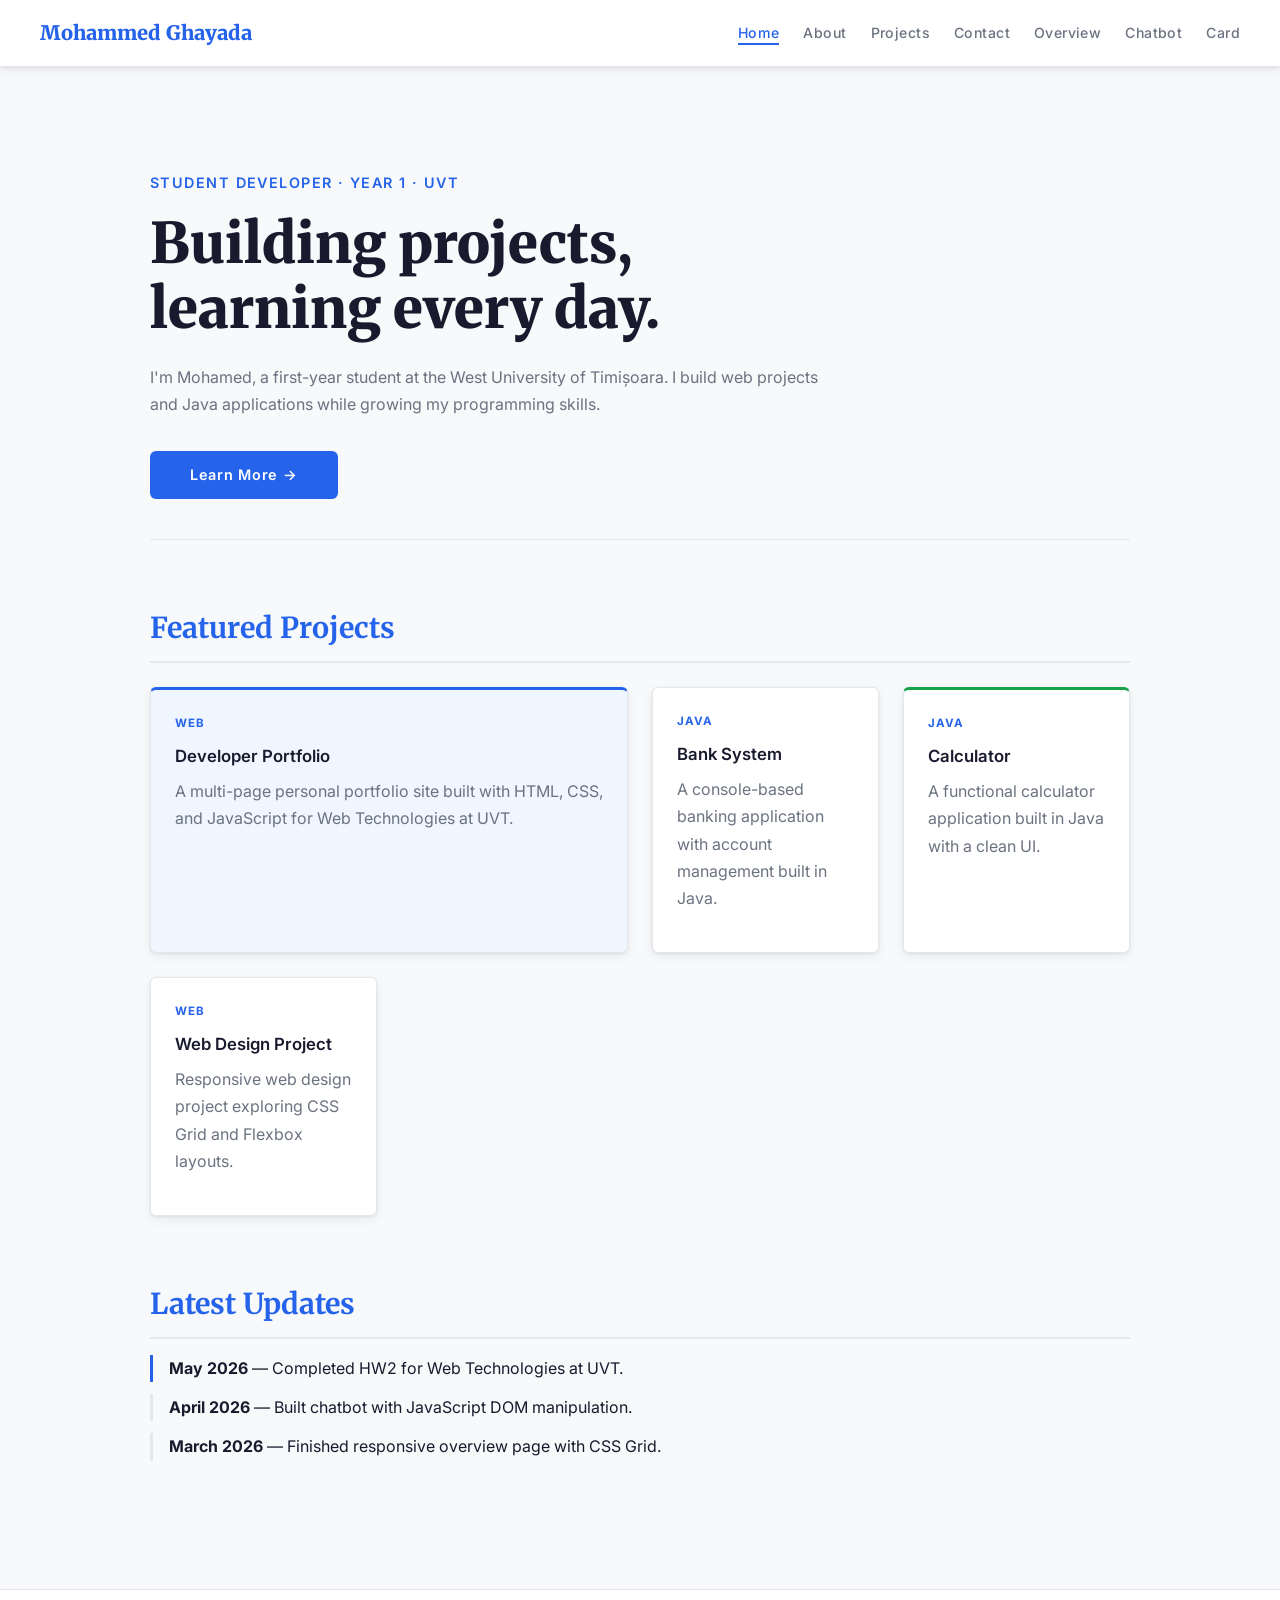
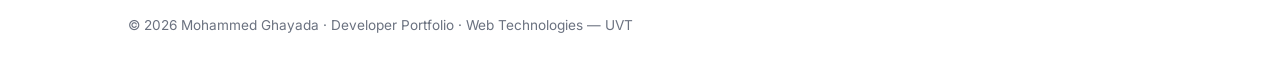
<file: index.html>
<!doctype html>
<html lang="en">
<head>
  <meta charset="UTF-8" />
  <meta name="viewport" content="width=device-width, initial-scale=1.0" />
  <title>Mohammed Ghayada — Developer Portfolio</title>
  <link rel="stylesheet" href="styles.css" />
</head>
<body>

  <a href="#main-content" class="skip-link">Skip to main content</a>

  <header>
    <a href="index.html" class="site-title">Mohammed Ghayada</a>
    <nav aria-label="Main navigation">
      <ul>
        <li><a href="index.html" aria-current="page">Home</a></li>
        <li><a href="about.html">About</a></li>
        <li><a href="data.html">Projects</a></li>
        <li><a href="contact.html">Contact</a></li>
        <li><a href="overview.html">Overview</a></li>
        <li><a href="chatbot.html">Chatbot</a></li>
        <li><a href="card.html">Card</a></li>
      </ul>
    </nav>
  </header>

  <main id="main-content">

    <section class="hero" aria-labelledby="hero-heading">
      <p class="hero-sub">Student Developer · Year 1 · UVT</p>
      <h1 id="hero-heading">Building projects,<br>learning every day.</h1>
      <p>I'm Mohamed, a first-year student at the West University of Timișoara. I build web projects and Java applications while growing my programming skills.</p>
      <a href="about.html" class="btn" style="display:inline-block; margin-top:1rem; text-decoration:none;">Learn More →</a>
    </section>

    <section aria-labelledby="featured-heading">
      <h2 id="featured-heading">Featured Projects</h2>
      <div class="cards-grid">
        <article class="card featured">
          <p class="card-tag">Web</p>
          <h3>Developer Portfolio</h3>
          <p>A multi-page personal portfolio site built with HTML, CSS, and JavaScript for Web Technologies at UVT.</p>
        </article>
        <article class="card">
          <p class="card-tag">Java</p>
          <h3>Bank System</h3>
          <p>A console-based banking application with account management built in Java.</p>
        </article>
        <article class="card">
          <p class="card-tag">Java</p>
          <h3>Calculator</h3>
          <p>A functional calculator application built in Java with a clean UI.</p>
        </article>
        <article class="card">
          <p class="card-tag">Web</p>
          <h3>Web Design Project</h3>
          <p>Responsive web design project exploring CSS Grid and Flexbox layouts.</p>
        </article>
      </div>
    </section>

    <section aria-labelledby="updates-heading">
      <h2 id="updates-heading">Latest Updates</h2>
      <ul style="list-style:none; display:flex; flex-direction:column; gap:0.75rem;">
        <li style="border-left:3px solid var(--color-accent); padding-left:1rem;">
          <strong>May 2026</strong> — Completed HW2 for Web Technologies at UVT.
        </li>
        <li style="border-left:3px solid var(--color-border); padding-left:1rem;">
          <strong>April 2026</strong> — Built chatbot with JavaScript DOM manipulation.
        </li>
        <li style="border-left:3px solid var(--color-border); padding-left:1rem;">
          <strong>March 2026</strong> — Finished responsive overview page with CSS Grid.
        </li>
      </ul>
    </section>

  </main>

  <footer>
    <p>© 2026 Mohammed Ghayada · Developer Portfolio · Web Technologies — UVT</p>
  </footer>

</body>
</html>
</file>
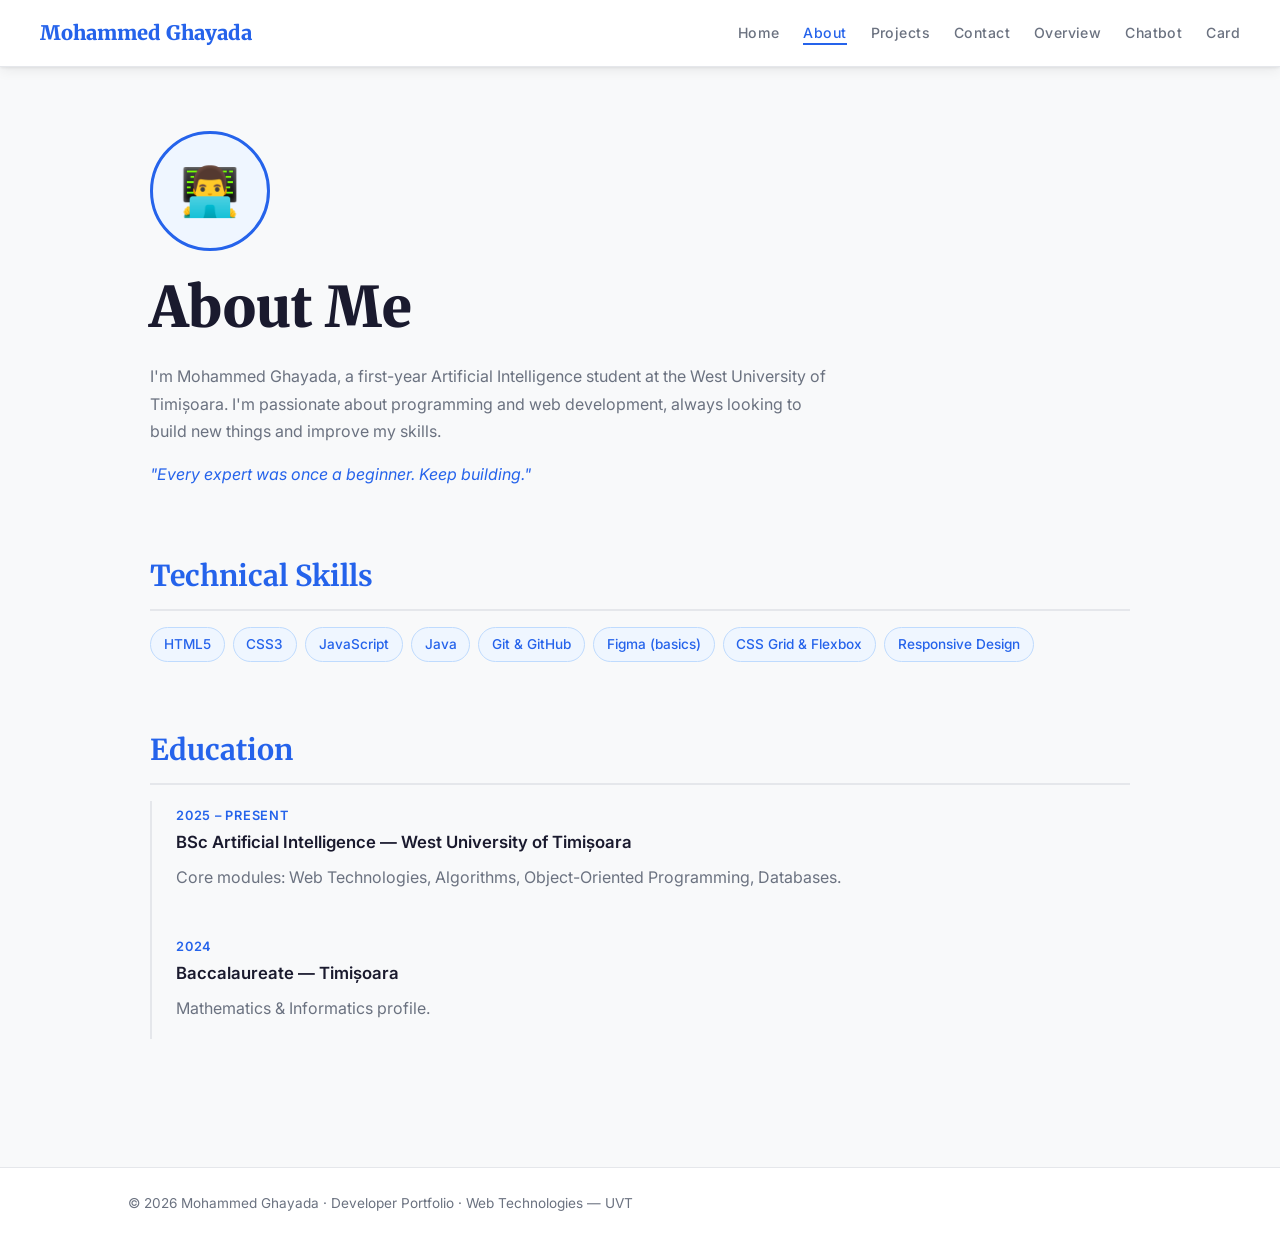
<file: about.html>
<!doctype html>
<html lang="en">
<head>
  <meta charset="UTF-8" />
  <meta name="viewport" content="width=device-width, initial-scale=1.0" />
  <title>About — Mohammed Ghayada</title>
  <link rel="stylesheet" href="styles.css" />
  <!-- Internal CSS (HW2: demonstrate internal CSS placement) -->
  <style>
    .about-avatar {
      width: 120px;
      height: 120px;
      border-radius: 50%;
      background: #eff6ff;
      border: 3px solid var(--color-accent);
      display: flex;
      align-items: center;
      justify-content: center;
      font-size: 3rem;
      margin-bottom: 1.5rem;
    }
    .skills-list {
      display: flex;
      flex-wrap: wrap;
      gap: 0.5rem;
      list-style: none;
      margin-top: 0.75rem;
    }
    .skills-list li {
      background: #eff6ff;
      border: 1px solid #bfdbfe;
      color: var(--color-accent);
      font-size: 0.85rem;
      font-weight: 500;
      padding: 0.3rem 0.8rem;
      border-radius: 20px;
    }
    .timeline {
      border-left: 2px solid var(--color-border);
      padding-left: 1.5rem;
      margin-top: 1rem;
      display: flex;
      flex-direction: column;
      gap: 1.5rem;
    }
    .timeline-item .year {
      font-size: 0.8rem;
      color: var(--color-accent);
      font-weight: 600;
      text-transform: uppercase;
      letter-spacing: 0.06em;
    }
  </style>
</head>
<body>

  <a href="#main-content" class="skip-link">Skip to main content</a>

  <header>
    <a href="index.html" class="site-title">Mohammed Ghayada</a>
    <nav aria-label="Main navigation">
      <ul>
        <li><a href="index.html">Home</a></li>
        <li><a href="about.html" aria-current="page">About</a></li>
        <li><a href="data.html">Projects</a></li>
        <li><a href="contact.html">Contact</a></li>
        <li><a href="overview.html">Overview</a></li>
        <li><a href="chatbot.html">Chatbot</a></li>
        <li><a href="card.html">Card</a></li>
      </ul>
    </nav>
  </header>

  <main id="main-content">

    <section aria-labelledby="about-heading">
      <div class="about-avatar" aria-hidden="true">👨‍💻</div>
      <h1 id="about-heading">About Me</h1>
      <p>I'm Mohammed Ghayada, a first-year Artificial Intelligence student at the West University of Timișoara. I'm passionate about programming and web development, always looking to build new things and improve my skills.</p>
      <!-- Inline CSS demo (HW2 requirement) -->
      <p style="font-style: italic; color: var(--color-accent);">"Every expert was once a beginner. Keep building."</p>
    </section>

    <section aria-labelledby="skills-heading">
      <h2 id="skills-heading">Technical Skills</h2>
      <ul class="skills-list">
        <li>HTML5</li>
        <li>CSS3</li>
        <li>JavaScript</li>
        <li>Java</li>
        <li>Git &amp; GitHub</li>
        <li>Figma (basics)</li>
        <li>CSS Grid &amp; Flexbox</li>
        <li>Responsive Design</li>
      </ul>
    </section>

    <section aria-labelledby="edu-heading">
      <h2 id="edu-heading">Education</h2>
      <div class="timeline">
        <div class="timeline-item">
          <span class="year">2025 – Present</span>
          <h3>BSc Artificial Intelligence — West University of Timișoara</h3>
          <p>Core modules: Web Technologies, Algorithms, Object-Oriented Programming, Databases.</p>
        </div>
        <div class="timeline-item">
          <span class="year">2024</span>
          <h3>Baccalaureate — Timișoara</h3>
          <p>Mathematics &amp; Informatics profile.</p>
        </div>
      </div>
    </section>

  </main>

  <footer>
    <p>© 2026 Mohammed Ghayada · Developer Portfolio · Web Technologies — UVT</p>
  </footer>

</body>
</html>
</file>
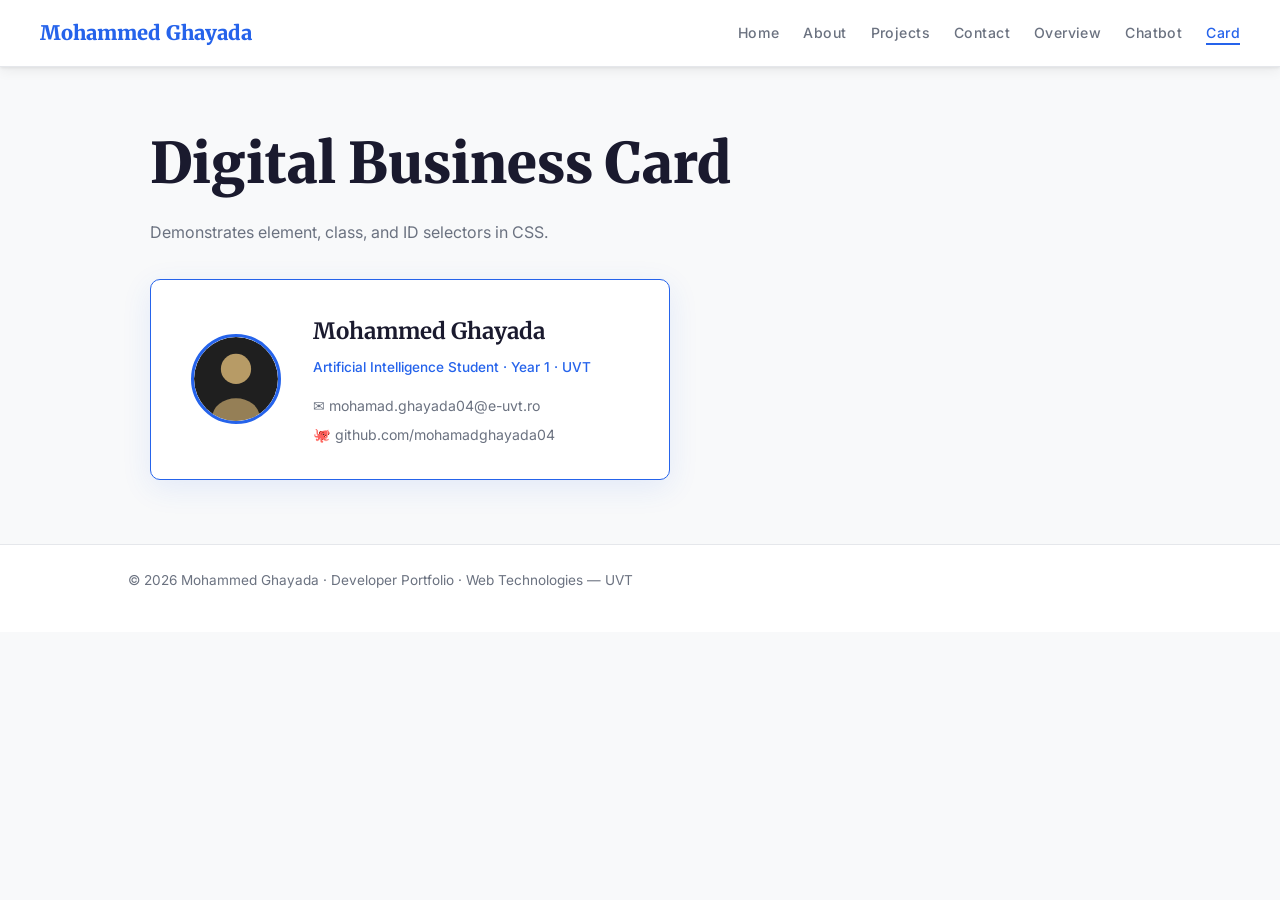
<file: card.html>
<!doctype html>
<html lang="en">
<head>
  <meta charset="UTF-8" />
  <meta name="viewport" content="width=device-width, initial-scale=1.0" />
  <title>Business Card — Mohammed Ghayada</title>
  <link rel="stylesheet" href="styles.css" />
  <link rel="stylesheet" href="card.css" />
</head>
<body>

  <a href="#main-content" class="skip-link">Skip to main content</a>

  <header>
    <a href="index.html" class="site-title">Mohammed Ghayada</a>
    <nav aria-label="Main navigation">
      <ul>
        <li><a href="index.html">Home</a></li>
        <li><a href="about.html">About</a></li>
        <li><a href="data.html">Projects</a></li>
        <li><a href="contact.html">Contact</a></li>
        <li><a href="overview.html">Overview</a></li>
        <li><a href="chatbot.html">Chatbot</a></li>
        <li><a href="card.html" aria-current="page">Card</a></li>
      </ul>
    </nav>
  </header>

  <main id="main-content">
    <h1>Digital Business Card</h1>
    <p>Demonstrates element, class, and ID selectors in CSS.</p>

    <!-- ID selector: #business-card -->
    <div id="business-card">
      <!-- Element selector: img -->
      <img src="assets/avatar.svg" alt="Mohammed Ghayada avatar" class="card-avatar" />
      <!-- Class selector: .card-info -->
      <div class="card-info">
        <h2 class="card-name">Mohammed Ghayada</h2>
        <p class="card-spec">Artificial Intelligence Student · Year 1 · UVT</p>
        <div class="card-links">
          <a href="mailto:mohamad.ghayada04@e-uvt.ro" class="card-link">✉ mohamad.ghayada04@e-uvt.ro</a>
          <a href="https://github.com/mohamadghayada04" target="_blank" rel="noopener" class="card-link">🐙 github.com/mohamadghayada04</a>
        </div>
      </div>
    </div>
  </main>

  <footer>
    <p>© 2026 Mohammed Ghayada · Developer Portfolio · Web Technologies — UVT</p>
  </footer>

</body>
</html>
</file>
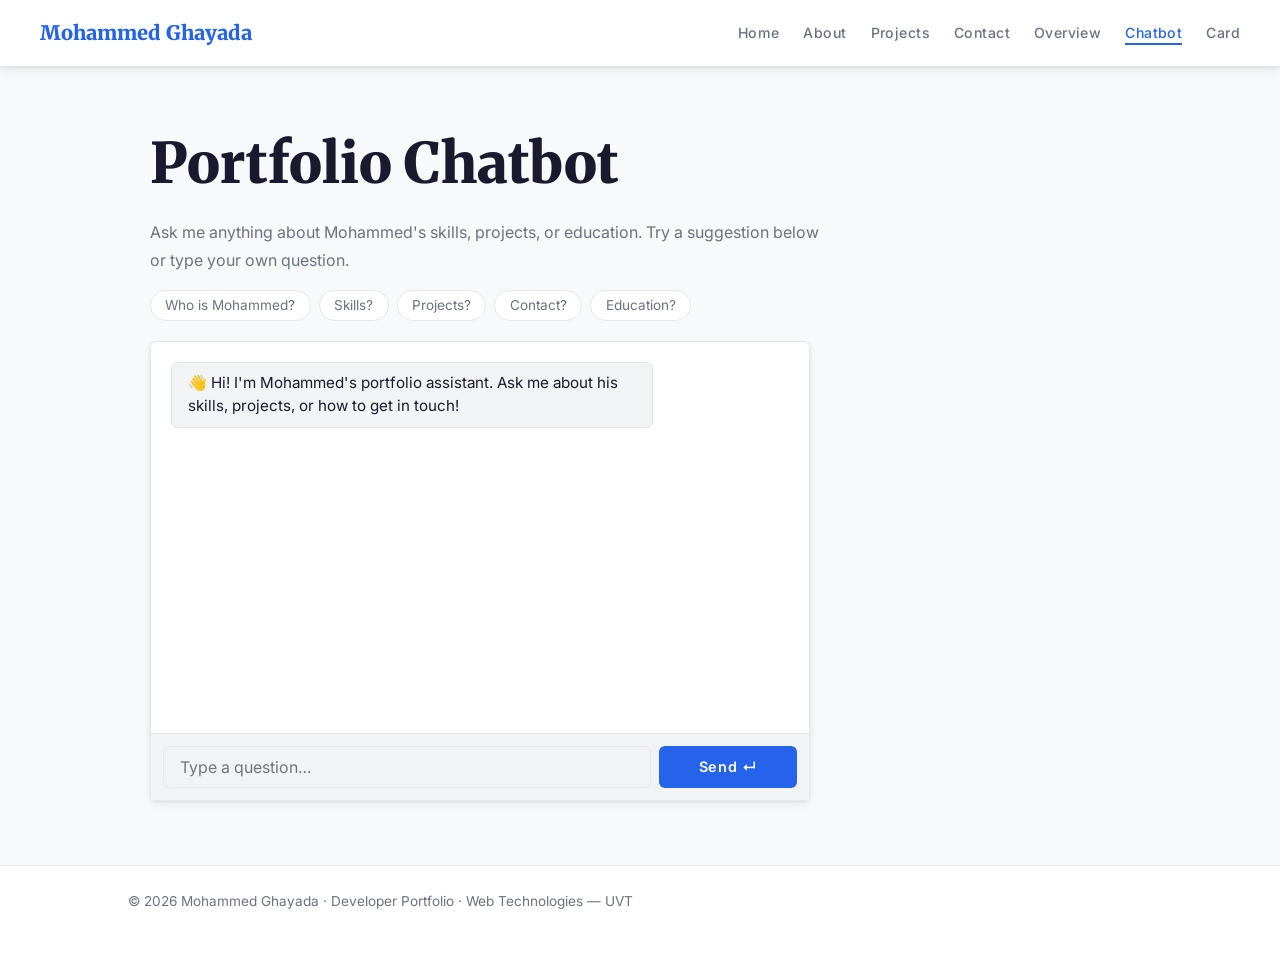
<file: chatbot.html>
<!doctype html>
<html lang="en">
<head>
  <meta charset="UTF-8" />
  <meta name="viewport" content="width=device-width, initial-scale=1.0" />
  <title>Chatbot — Mohammed Ghayada</title>
  <link rel="stylesheet" href="styles.css" />
  <link rel="stylesheet" href="chatbot.css" />
</head>
<body>

  <a href="#main-content" class="skip-link">Skip to main content</a>

  <header>
    <a href="index.html" class="site-title">Mohammed Ghayada</a>
    <nav aria-label="Main navigation">
      <ul>
        <li><a href="index.html">Home</a></li>
        <li><a href="about.html">About</a></li>
        <li><a href="data.html">Projects</a></li>
        <li><a href="contact.html">Contact</a></li>
        <li><a href="overview.html">Overview</a></li>
        <li><a href="chatbot.html" aria-current="page">Chatbot</a></li>
        <li><a href="card.html">Card</a></li>
      </ul>
    </nav>
  </header>

  <main id="main-content">
    <h1>Portfolio Chatbot</h1>
    <p>Ask me anything about Mohammed's skills, projects, or education. Try a suggestion below or type your own question.</p>

    <div class="suggestions" aria-label="Suggested questions">
      <button class="suggestion-btn" type="button" data-q="Who is Mohammed?">Who is Mohammed?</button>
      <button class="suggestion-btn" type="button" data-q="What are your skills?">Skills?</button>
      <button class="suggestion-btn" type="button" data-q="Tell me about your projects">Projects?</button>
      <button class="suggestion-btn" type="button" data-q="How can I contact you?">Contact?</button>
      <button class="suggestion-btn" type="button" data-q="What is your education?">Education?</button>
    </div>

    <div class="chat-container" role="log" aria-live="polite" aria-label="Chat conversation">
      <div class="chat-log" id="chat-log">
        <div class="chat-msg bot">
          👋 Hi! I'm Mohammed's portfolio assistant. Ask me about his skills, projects, or how to get in touch!
        </div>
      </div>
      <form class="chat-form" id="chat-form" novalidate>
        <label for="chat-input" class="sr-only">Your message</label>
        <input type="text" id="chat-input" name="chat-input" placeholder="Type a question…" autocomplete="off" required />
        <button type="submit" class="btn" style="white-space:nowrap;">Send ↵</button>
      </form>
    </div>
  </main>

  <footer>
    <p>© 2026 Mohammed Ghayada · Developer Portfolio · Web Technologies — UVT</p>
  </footer>

  <script src="chatbot.js"></script>
</body>
</html>
</file>
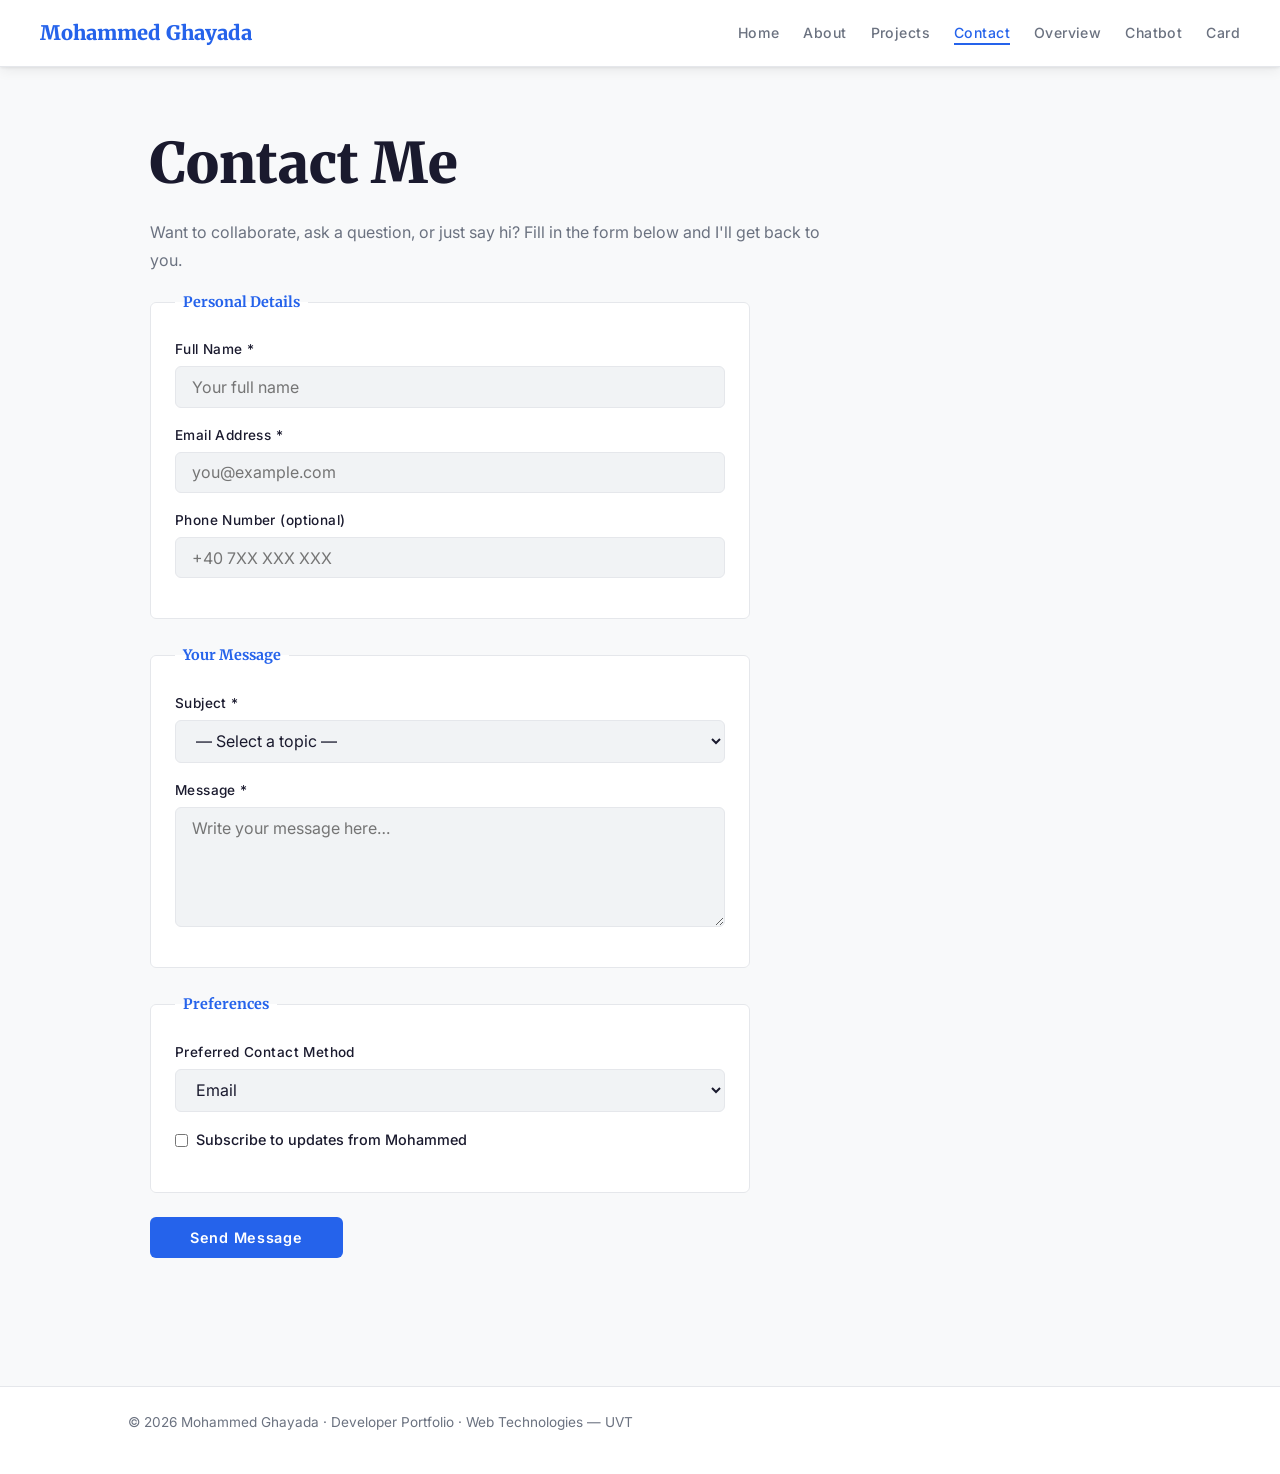
<file: contact.html>
<!doctype html>
<html lang="en">
<head>
  <meta charset="UTF-8" />
  <meta name="viewport" content="width=device-width, initial-scale=1.0" />
  <title>Contact — Mohammed Ghayada</title>
  <link rel="stylesheet" href="styles.css" />
</head>
<body>

  <a href="#main-content" class="skip-link">Skip to main content</a>

  <header>
    <a href="index.html" class="site-title">Mohammed Ghayada</a>
    <nav aria-label="Main navigation">
      <ul>
        <li><a href="index.html">Home</a></li>
        <li><a href="about.html">About</a></li>
        <li><a href="data.html">Projects</a></li>
        <li><a href="contact.html" aria-current="page">Contact</a></li>
        <li><a href="overview.html">Overview</a></li>
        <li><a href="chatbot.html">Chatbot</a></li>
        <li><a href="card.html">Card</a></li>
      </ul>
    </nav>
  </header>

  <main id="main-content">

    <section aria-labelledby="contact-heading">
      <h1 id="contact-heading">Contact Me</h1>
      <p>Want to collaborate, ask a question, or just say hi? Fill in the form below and I'll get back to you.</p>

      <div class="form-wrapper">
        <form action="#" method="post" novalidate>

          <fieldset>
            <legend>Personal Details</legend>

            <div class="form-group">
              <label for="name">Full Name <span aria-hidden="true">*</span></label>
              <input type="text" id="name" name="name" placeholder="Your full name" required autocomplete="name" />
            </div>

            <div class="form-group">
              <label for="email">Email Address <span aria-hidden="true">*</span></label>
              <input type="email" id="email" name="email" placeholder="you@example.com" required autocomplete="email" />
            </div>

            <div class="form-group">
              <label for="phone">Phone Number (optional)</label>
              <input type="tel" id="phone" name="phone" placeholder="+40 7XX XXX XXX" autocomplete="tel" />
            </div>
          </fieldset>

          <fieldset>
            <legend>Your Message</legend>

            <div class="form-group">
              <label for="subject">Subject <span aria-hidden="true">*</span></label>
              <select id="subject" name="subject" required>
                <option value="" disabled selected>— Select a topic —</option>
                <option value="collaboration">Collaboration</option>
                <option value="feedback">Feedback on Portfolio</option>
                <option value="opportunity">Job / Internship Opportunity</option>
                <option value="other">Other</option>
              </select>
            </div>

            <div class="form-group">
              <label for="message">Message <span aria-hidden="true">*</span></label>
              <textarea id="message" name="message" placeholder="Write your message here…" required minlength="20"></textarea>
            </div>
          </fieldset>

          <fieldset>
            <legend>Preferences</legend>
            <div class="form-group">
              <label for="contact-pref">Preferred Contact Method</label>
              <select id="contact-pref" name="contact-pref">
                <option value="email">Email</option>
                <option value="phone">Phone</option>
                <option value="either">Either is fine</option>
              </select>
            </div>
            <div class="form-group" style="flex-direction:row; align-items:center; gap:0.5rem;">
              <input type="checkbox" id="newsletter" name="newsletter" />
              <label for="newsletter" style="text-transform:none; font-size:0.9rem; letter-spacing:0;">Subscribe to updates from Mohammed</label>
            </div>
          </fieldset>

          <button type="submit">Send Message</button>

        </form>
      </div>
    </section>

  </main>

  <footer>
    <p>© 2026 Mohammed Ghayada · Developer Portfolio · Web Technologies — UVT</p>
  </footer>

</body>
</html>
</file>
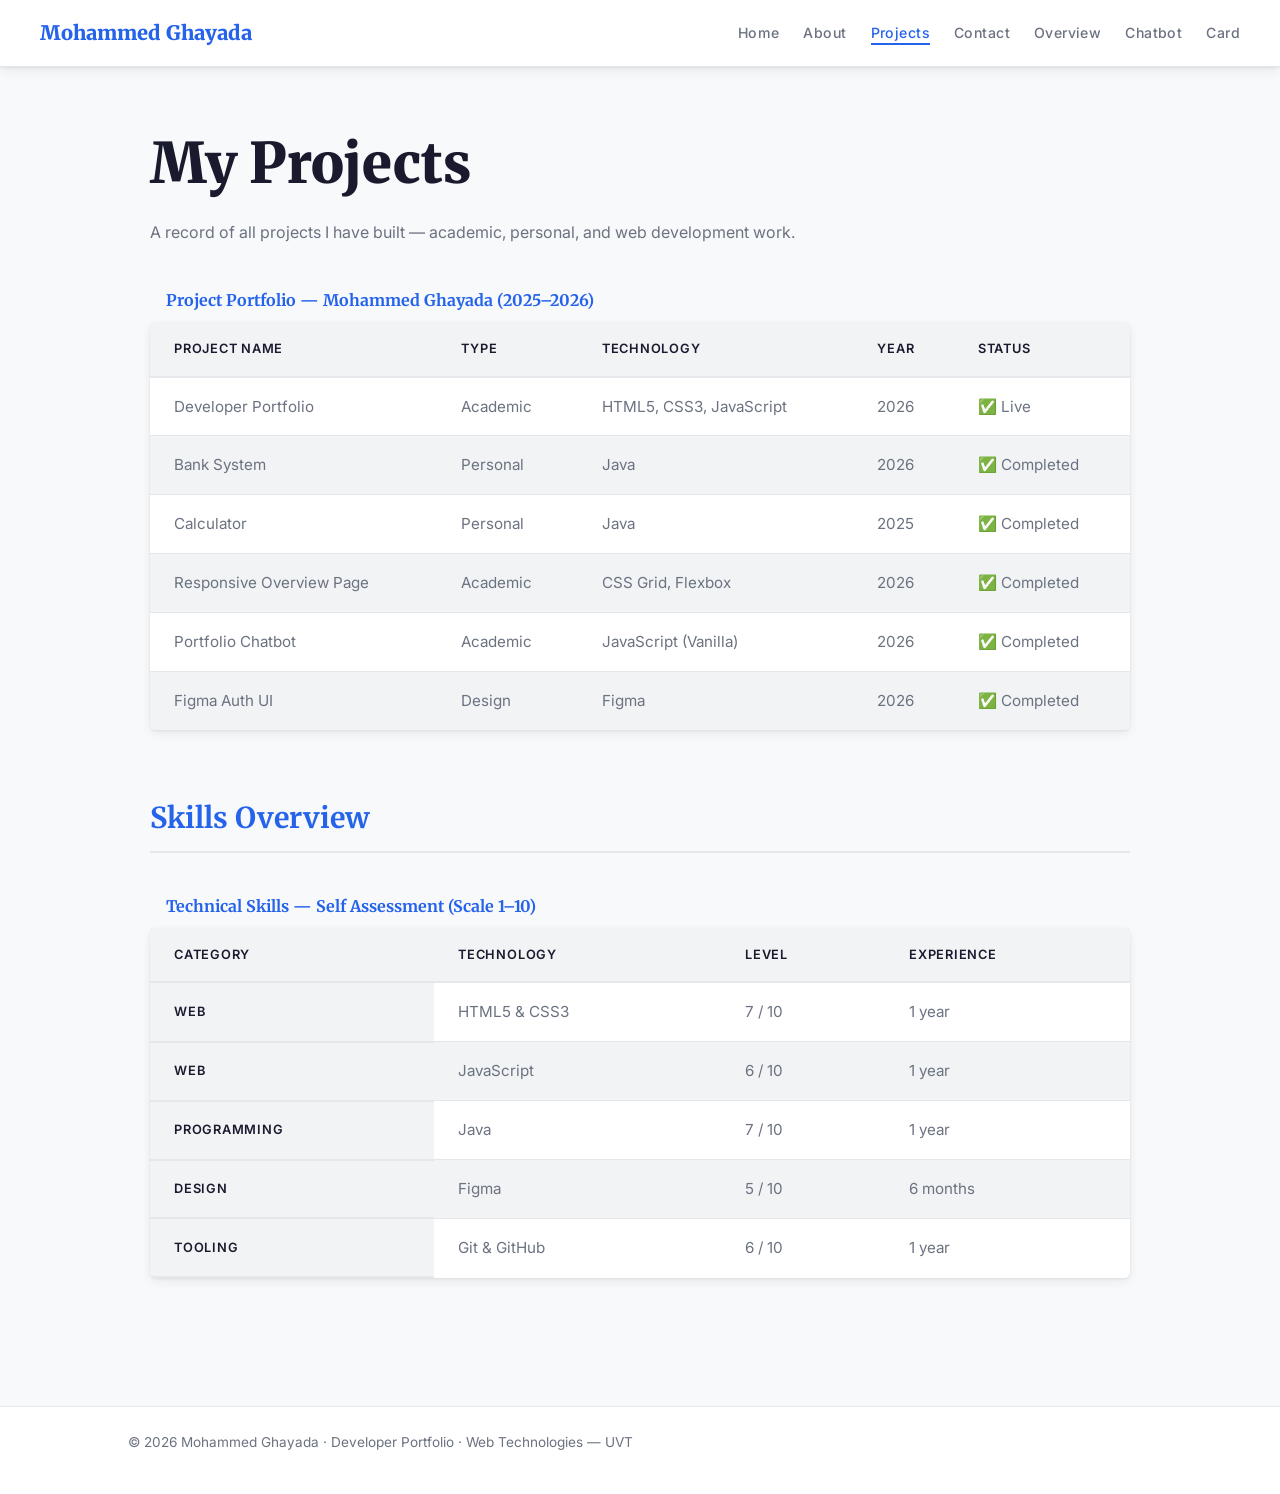
<file: data.html>
<!doctype html>
<html lang="en">
<head>
  <meta charset="UTF-8" />
  <meta name="viewport" content="width=device-width, initial-scale=1.0" />
  <title>Projects — Mohammed Ghayada</title>
  <link rel="stylesheet" href="styles.css" />
</head>
<body>

  <a href="#main-content" class="skip-link">Skip to main content</a>

  <header>
    <a href="index.html" class="site-title">Mohammed Ghayada</a>
    <nav aria-label="Main navigation">
      <ul>
        <li><a href="index.html">Home</a></li>
        <li><a href="about.html">About</a></li>
        <li><a href="data.html" aria-current="page">Projects</a></li>
        <li><a href="contact.html">Contact</a></li>
        <li><a href="overview.html">Overview</a></li>
        <li><a href="chatbot.html">Chatbot</a></li>
        <li><a href="card.html">Card</a></li>
      </ul>
    </nav>
  </header>

  <main id="main-content">

    <section aria-labelledby="projects-heading">
      <h1 id="projects-heading">My Projects</h1>
      <p>A record of all projects I have built — academic, personal, and web development work.</p>

      <table>
        <caption>Project Portfolio — Mohammed Ghayada (2025–2026)</caption>
        <thead>
          <tr>
            <th scope="col">Project Name</th>
            <th scope="col">Type</th>
            <th scope="col">Technology</th>
            <th scope="col">Year</th>
            <th scope="col">Status</th>
          </tr>
        </thead>
        <tbody>
          <tr>
            <td>Developer Portfolio</td>
            <td>Academic</td>
            <td>HTML5, CSS3, JavaScript</td>
            <td>2026</td>
            <td>✅ Live</td>
          </tr>
          <tr>
            <td>Bank System</td>
            <td>Personal</td>
            <td>Java</td>
            <td>2026</td>
            <td>✅ Completed</td>
          </tr>
          <tr>
            <td>Calculator</td>
            <td>Personal</td>
            <td>Java</td>
            <td>2025</td>
            <td>✅ Completed</td>
          </tr>
          <tr>
            <td>Responsive Overview Page</td>
            <td>Academic</td>
            <td>CSS Grid, Flexbox</td>
            <td>2026</td>
            <td>✅ Completed</td>
          </tr>
          <tr>
            <td>Portfolio Chatbot</td>
            <td>Academic</td>
            <td>JavaScript (Vanilla)</td>
            <td>2026</td>
            <td>✅ Completed</td>
          </tr>
          <tr>
            <td>Figma Auth UI</td>
            <td>Design</td>
            <td>Figma</td>
            <td>2026</td>
            <td>✅ Completed</td>
          </tr>
        </tbody>
      </table>
    </section>

    <section aria-labelledby="skills-table-heading">
      <h2 id="skills-table-heading">Skills Overview</h2>
      <table>
        <caption>Technical Skills — Self Assessment (Scale 1–10)</caption>
        <thead>
          <tr>
            <th scope="col">Category</th>
            <th scope="col">Technology</th>
            <th scope="col">Level</th>
            <th scope="col">Experience</th>
          </tr>
        </thead>
        <tbody>
          <tr>
            <th scope="row">Web</th>
            <td>HTML5 &amp; CSS3</td>
            <td>7 / 10</td>
            <td>1 year</td>
          </tr>
          <tr>
            <th scope="row">Web</th>
            <td>JavaScript</td>
            <td>6 / 10</td>
            <td>1 year</td>
          </tr>
          <tr>
            <th scope="row">Programming</th>
            <td>Java</td>
            <td>7 / 10</td>
            <td>1 year</td>
          </tr>
          <tr>
            <th scope="row">Design</th>
            <td>Figma</td>
            <td>5 / 10</td>
            <td>6 months</td>
          </tr>
          <tr>
            <th scope="row">Tooling</th>
            <td>Git &amp; GitHub</td>
            <td>6 / 10</td>
            <td>1 year</td>
          </tr>
        </tbody>
      </table>
    </section>

  </main>

  <footer>
    <p>© 2026 Mohammed Ghayada · Developer Portfolio · Web Technologies — UVT</p>
  </footer>

</body>
</html>
</file>
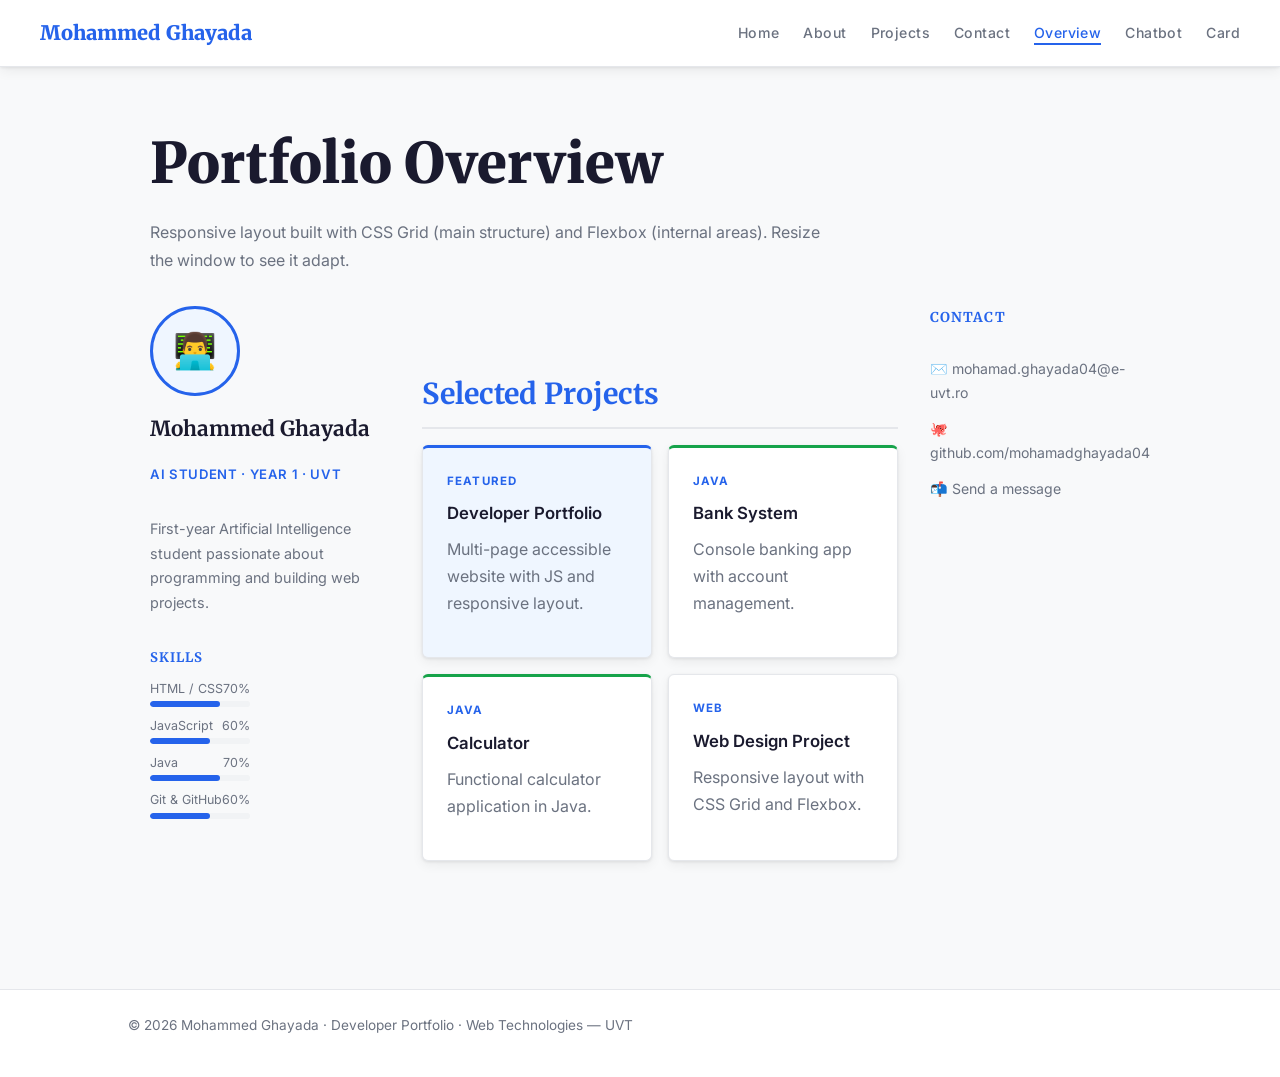
<file: overview.html>
<!doctype html>
<html lang="en">
<head>
  <meta charset="UTF-8" />
  <meta name="viewport" content="width=device-width, initial-scale=1.0" />
  <title>Overview — Mohammed Ghayada</title>
  <link rel="stylesheet" href="styles.css" />
  <style>
    /* Mobile-first: single column */
    .overview-grid {
      display: grid;
      grid-template-columns: 1fr;
      gap: 2rem;
      margin-top: 2rem;
    }

    /* Desktop: 3-column grid */
    @media (min-width: 768px) {
      .overview-grid {
        grid-template-columns: 240px 1fr 200px;
      }
    }

    /* Sidebar — Flexbox */
    .profile-sidebar {
      display: flex;
      flex-direction: column;
      align-items: flex-start;
      gap: 1rem;
    }

    .avatar {
      width: 90px;
      height: 90px;
      border-radius: 50%;
      background: #eff6ff;
      border: 3px solid var(--color-accent);
      display: flex;
      align-items: center;
      justify-content: center;
      font-size: 2.2rem;
    }

    .profile-name {
      font-family: 'Merriweather', serif;
      font-size: 1.3rem;
      font-weight: 700;
      color: var(--color-text);
      margin: 0;
    }

    .profile-role {
      font-size: 0.82rem;
      color: var(--color-accent);
      font-weight: 600;
      letter-spacing: 0.05em;
      text-transform: uppercase;
    }

    .profile-desc {
      font-size: 0.9rem;
      color: var(--color-text-muted);
    }

    .skills-bars { display: flex; flex-direction: column; gap: 0.5rem; margin-top: 0.5rem; }
    .skill-row { display: flex; flex-direction: column; gap: 2px; }
    .skill-label { display: flex; justify-content: space-between; font-size: 0.78rem; color: var(--color-text-muted); }
    .skill-bar { height: 6px; background: var(--color-surface-2); border-radius: 3px; overflow: hidden; }
    .skill-fill { height: 100%; background: var(--color-accent); border-radius: 3px; }

    /* Project cards — Grid */
    .project-cards {
      display: grid;
      grid-template-columns: 1fr;
      gap: 1rem;
    }

    @media (min-width: 600px) {
      .project-cards { grid-template-columns: 1fr 1fr; }
    }

    .project-card:nth-child(2) { border-top: 3px solid #16a34a; }
    .project-card.highlight { border-top: 3px solid var(--color-accent); background: #eff6ff; }

    /* Contact aside — Flexbox */
    .contact-aside {
      display: flex;
      flex-direction: column;
      gap: 0.75rem;
    }

    .contact-aside h2 {
      font-size: 0.85rem;
      margin-top: 0;
      border: none;
      padding: 0;
      color: var(--color-accent);
      text-transform: uppercase;
      letter-spacing: 0.08em;
    }

    .contact-aside a {
      display: flex;
      align-items: center;
      gap: 0.5rem;
      font-size: 0.88rem;
      color: var(--color-text-muted);
      text-decoration: none;
      transition: color 0.2s;
    }

    .contact-aside a:hover { color: var(--color-accent); }
  </style>
</head>
<body>

  <a href="#main-content" class="skip-link">Skip to main content</a>

  <header>
    <a href="index.html" class="site-title">Mohammed Ghayada</a>
    <nav aria-label="Main navigation">
      <ul>
        <li><a href="index.html">Home</a></li>
        <li><a href="about.html">About</a></li>
        <li><a href="data.html">Projects</a></li>
        <li><a href="contact.html">Contact</a></li>
        <li><a href="overview.html" aria-current="page">Overview</a></li>
        <li><a href="chatbot.html">Chatbot</a></li>
        <li><a href="card.html">Card</a></li>
      </ul>
    </nav>
  </header>

  <main id="main-content">
    <h1>Portfolio Overview</h1>
    <p>Responsive layout built with CSS Grid (main structure) and Flexbox (internal areas). Resize the window to see it adapt.</p>

    <div class="overview-grid">

      <!-- LEFT: Profile sidebar (Flexbox) -->
      <aside class="profile-sidebar" aria-label="Profile">
        <div class="avatar" aria-hidden="true">👨‍💻</div>
        <p class="profile-name">Mohammed Ghayada</p>
        <p class="profile-role">AI Student · Year 1 · UVT</p>
        <p class="profile-desc">First-year Artificial Intelligence student passionate about programming and building web projects.</p>

        <section aria-labelledby="skills-ov">
          <h2 id="skills-ov" style="font-size:0.82rem; color:var(--color-accent); text-transform:uppercase; letter-spacing:0.08em; margin:0 0 0.5rem; border:none; padding:0;">Skills</h2>
          <div class="skills-bars">
            <div class="skill-row">
              <div class="skill-label"><span>HTML / CSS</span><span>70%</span></div>
              <div class="skill-bar"><div class="skill-fill" style="width:70%"></div></div>
            </div>
            <div class="skill-row">
              <div class="skill-label"><span>JavaScript</span><span>60%</span></div>
              <div class="skill-bar"><div class="skill-fill" style="width:60%"></div></div>
            </div>
            <div class="skill-row">
              <div class="skill-label"><span>Java</span><span>70%</span></div>
              <div class="skill-bar"><div class="skill-fill" style="width:70%"></div></div>
            </div>
            <div class="skill-row">
              <div class="skill-label"><span>Git &amp; GitHub</span><span>60%</span></div>
              <div class="skill-bar"><div class="skill-fill" style="width:60%"></div></div>
            </div>
          </div>
        </section>
      </aside>

      <!-- CENTRE: Projects (Grid) -->
      <section aria-labelledby="proj-ov">
        <h2 id="proj-ov">Selected Projects</h2>
        <div class="project-cards">
          <article class="card project-card highlight">
            <p class="card-tag">Featured</p>
            <h3>Developer Portfolio</h3>
            <p>Multi-page accessible website with JS and responsive layout.</p>
          </article>
          <article class="card project-card">
            <p class="card-tag">Java</p>
            <h3>Bank System</h3>
            <p>Console banking app with account management.</p>
          </article>
          <article class="card project-card">
            <p class="card-tag">Java</p>
            <h3>Calculator</h3>
            <p>Functional calculator application in Java.</p>
          </article>
          <article class="card project-card">
            <p class="card-tag">Web</p>
            <h3>Web Design Project</h3>
            <p>Responsive layout with CSS Grid and Flexbox.</p>
          </article>
        </div>
      </section>

      <!-- RIGHT: Contact aside (Flexbox) -->
      <aside class="contact-aside" aria-label="Contact details">
        <h2>Contact</h2>
        <a href="mailto:mohamad.ghayada04@e-uvt.ro">✉️ mohamad.ghayada04@e-uvt.ro</a>
        <a href="https://github.com/mohamadghayada04" target="_blank" rel="noopener">🐙 github.com/mohamadghayada04</a>
        <a href="contact.html">📬 Send a message</a>
      </aside>

    </div>
  </main>

  <footer>
    <p>© 2026 Mohammed Ghayada · Developer Portfolio · Web Technologies — UVT</p>
  </footer>

</body>
</html>
</file>
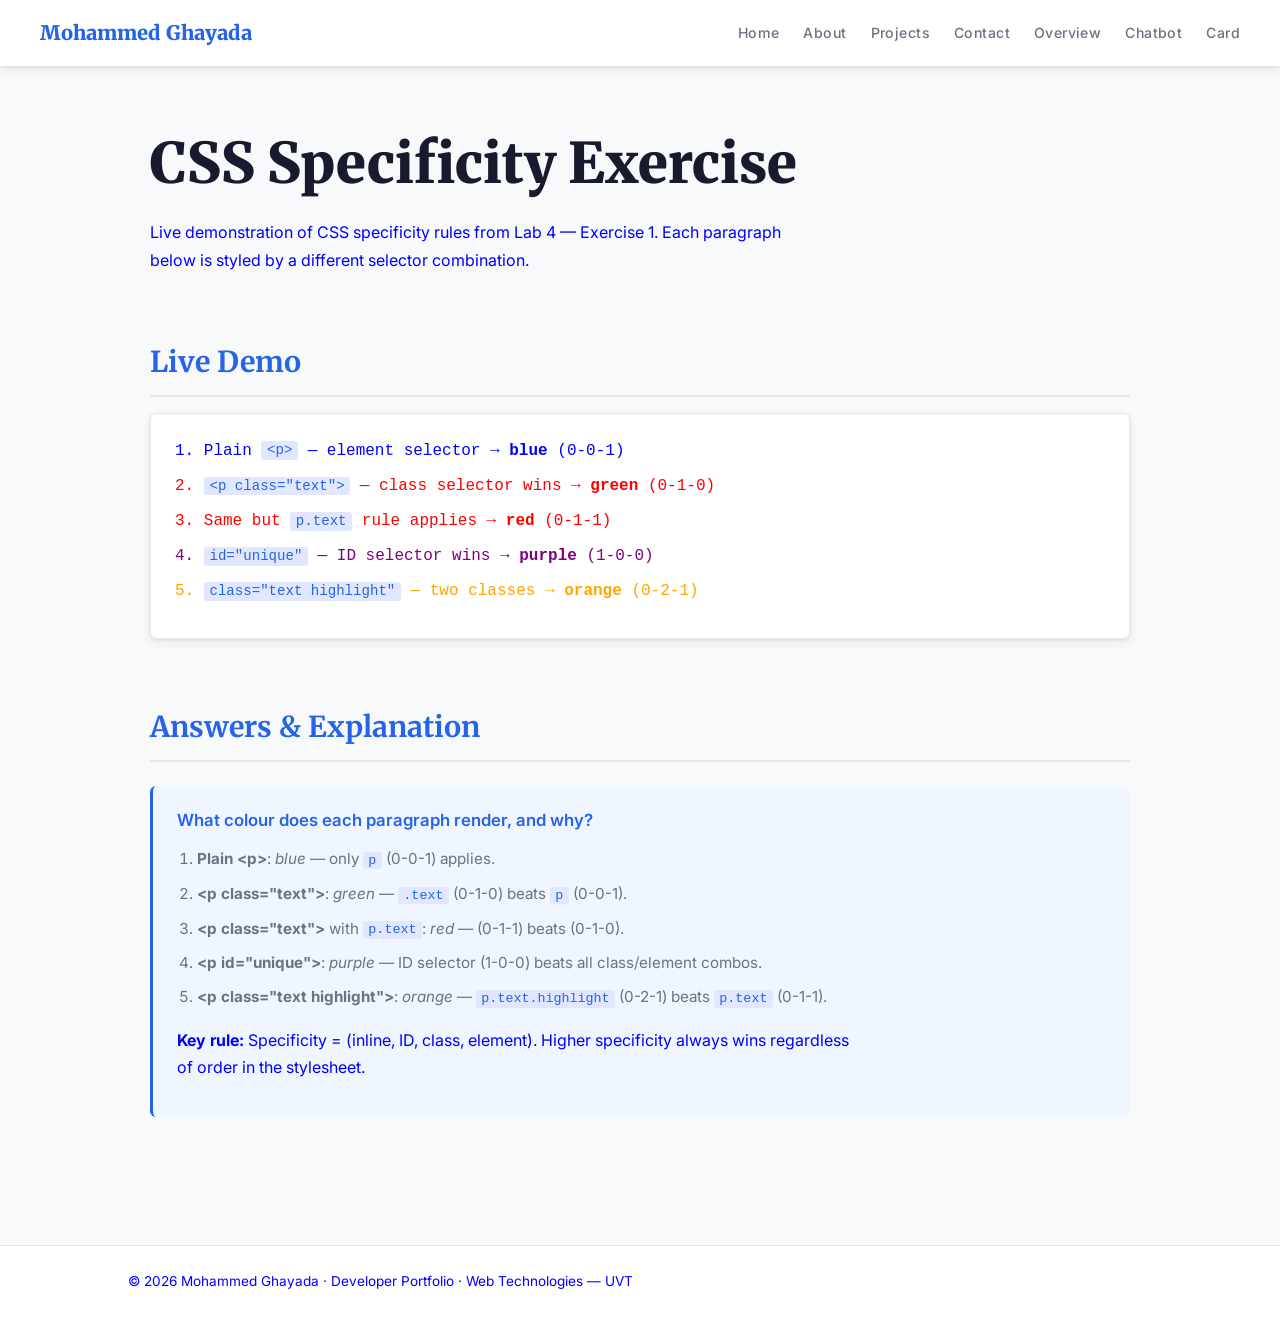
<file: specificity.html>
<!doctype html>
<html lang="en">
<head>
  <meta charset="UTF-8" />
  <meta name="viewport" content="width=device-width, initial-scale=1.0" />
  <title>CSS Specificity Exercise — Mohammed Ghayada</title>
  <link rel="stylesheet" href="styles.css" />
  <style>
    /* Specificity: 0-0-1 (element) */
    p { color: blue; }
    /* Specificity: 0-1-0 (class) */
    .text { color: green; }
    /* Specificity: 0-1-1 (class + element) */
    p.text { color: red; }
    /* Specificity: 1-0-0 (ID) */
    #unique { color: purple; }
    /* Specificity: 0-2-1 (two classes + element) */
    p.text.highlight { color: orange; }

    .spec-box {
      background: #fff;
      border: 1px solid var(--color-border);
      border-radius: var(--radius);
      padding: 1.5rem;
      margin: 1rem 0;
      font-family: monospace;
      box-shadow: var(--shadow);
    }
    .spec-box p { margin-bottom: 0.5rem; max-width: 100%; }

    .answers-box {
      background: #eff6ff;
      border-left: 3px solid var(--color-accent);
      padding: 1.25rem 1.5rem;
      margin-top: 1.5rem;
      border-radius: var(--radius);
    }
    .answers-box h3 { color: var(--color-accent); margin-bottom: 0.75rem; }
    .answers-box ol { color: var(--color-text-muted); padding-left: 1.25rem; }
    .answers-box li { margin-bottom: 0.5rem; font-size: 0.95rem; }
    code {
      background: #e0e7ff;
      color: var(--color-accent);
      padding: 0.1em 0.4em;
      border-radius: 3px;
      font-size: 0.88em;
    }
  </style>
</head>
<body>

  <a href="#main-content" class="skip-link">Skip to main content</a>

  <header>
    <a href="index.html" class="site-title">Mohammed Ghayada</a>
    <nav aria-label="Main navigation">
      <ul>
        <li><a href="index.html">Home</a></li>
        <li><a href="about.html">About</a></li>
        <li><a href="data.html">Projects</a></li>
        <li><a href="contact.html">Contact</a></li>
        <li><a href="overview.html">Overview</a></li>
        <li><a href="chatbot.html">Chatbot</a></li>
        <li><a href="card.html">Card</a></li>
      </ul>
    </nav>
  </header>

  <main id="main-content">
    <h1>CSS Specificity Exercise</h1>
    <p>Live demonstration of CSS specificity rules from Lab 4 — Exercise 1. Each paragraph below is styled by a different selector combination.</p>

    <section aria-labelledby="demo-heading">
      <h2 id="demo-heading">Live Demo</h2>
      <div class="spec-box">
        <p>1. Plain <code>&lt;p&gt;</code> — element selector → <strong>blue</strong> (0-0-1)</p>
        <p class="text">2. <code>&lt;p class="text"&gt;</code> — class selector wins → <strong>green</strong> (0-1-0)</p>
        <p class="text">3. Same but <code>p.text</code> rule applies → <strong>red</strong> (0-1-1)</p>
        <p id="unique" class="text">4. <code>id="unique"</code> — ID selector wins → <strong>purple</strong> (1-0-0)</p>
        <p class="text highlight">5. <code>class="text highlight"</code> — two classes → <strong>orange</strong> (0-2-1)</p>
      </div>
    </section>

    <section aria-labelledby="answers-heading">
      <h2 id="answers-heading">Answers &amp; Explanation</h2>
      <div class="answers-box">
        <h3>What colour does each paragraph render, and why?</h3>
        <ol>
          <li><strong>Plain &lt;p&gt;</strong>: <em>blue</em> — only <code>p</code> (0-0-1) applies.</li>
          <li><strong>&lt;p class="text"&gt;</strong>: <em>green</em> — <code>.text</code> (0-1-0) beats <code>p</code> (0-0-1).</li>
          <li><strong>&lt;p class="text"&gt;</strong> with <code>p.text</code>: <em>red</em> — (0-1-1) beats (0-1-0).</li>
          <li><strong>&lt;p id="unique"&gt;</strong>: <em>purple</em> — ID selector (1-0-0) beats all class/element combos.</li>
          <li><strong>&lt;p class="text highlight"&gt;</strong>: <em>orange</em> — <code>p.text.highlight</code> (0-2-1) beats <code>p.text</code> (0-1-1).</li>
        </ol>
        <p style="margin-top:1rem;"><strong>Key rule:</strong> Specificity = (inline, ID, class, element). Higher specificity always wins regardless of order in the stylesheet.</p>
      </div>
    </section>

  </main>

  <footer>
    <p>© 2026 Mohammed Ghayada · Developer Portfolio · Web Technologies — UVT</p>
  </footer>

</body>
</html>
</file>
<file: styles.css>
/* ================================
   styles.css — External Stylesheet
   Mohammed Ghayada Portfolio 2026
   ================================ */

@import url('https://fonts.googleapis.com/css2?family=Inter:wght@300;400;500;600;700&family=Merriweather:wght@700;900&display=swap');

/* === CSS CUSTOM PROPERTIES === */
:root {
  --color-bg: #f8f9fa;
  --color-surface: #ffffff;
  --color-surface-2: #f1f3f5;
  --color-accent: #2563eb;
  --color-accent-dark: #1d4ed8;
  --color-text: #1a1a2e;
  --color-text-muted: #6b7280;
  --color-border: #e5e7eb;
  --color-success: #16a34a;

  --font-display: 'Merriweather', Georgia, serif;
  --font-body: 'Inter', sans-serif;

  --space-xs: 0.5rem;
  --space-sm: 1rem;
  --space-md: 1.5rem;
  --space-lg: 2.5rem;
  --space-xl: 4rem;

  --radius: 6px;
  --transition: 0.2s ease;
  --shadow: 0 1px 3px rgba(0,0,0,0.08), 0 4px 12px rgba(0,0,0,0.06);
}

/* === RESET === */
*, *::before, *::after {
  box-sizing: border-box;
  margin: 0;
  padding: 0;
}

html { scroll-behavior: smooth; }

body {
  background: var(--color-bg);
  color: var(--color-text);
  font-family: var(--font-body);
  font-size: 1rem;
  line-height: 1.7;
  font-weight: 400;
}

/* === SKIP LINK === */
.skip-link {
  position: absolute;
  top: -100px;
  left: var(--space-sm);
  background: var(--color-accent);
  color: #fff;
  padding: var(--space-xs) var(--space-sm);
  font-weight: 600;
  border-radius: var(--radius);
  z-index: 1000;
  transition: top 0.2s;
}
.skip-link:focus { top: var(--space-sm); }

/* === HEADER === */
header {
  background: var(--color-surface);
  border-bottom: 1px solid var(--color-border);
  padding: var(--space-sm) var(--space-lg);
  display: flex;
  align-items: center;
  justify-content: space-between;
  position: sticky;
  top: 0;
  z-index: 100;
  box-shadow: var(--shadow);
}

.site-title {
  font-family: var(--font-display);
  font-size: 1.25rem;
  font-weight: 900;
  color: var(--color-accent);
  text-decoration: none;
}

/* === NAV === */
nav ul {
  list-style: none;
  display: flex;
  gap: var(--space-md);
  flex-wrap: wrap;
}

nav a {
  color: var(--color-text-muted);
  text-decoration: none;
  font-size: 0.88rem;
  font-weight: 500;
  letter-spacing: 0.03em;
  padding-bottom: 2px;
  border-bottom: 2px solid transparent;
  transition: color var(--transition), border-color var(--transition);
}

nav a:hover,
nav a:focus,
nav a[aria-current="page"] {
  color: var(--color-accent);
  border-bottom-color: var(--color-accent);
  outline-offset: 4px;
}

/* === MAIN === */
main {
  max-width: 1060px;
  margin: 0 auto;
  padding: var(--space-xl) var(--space-lg);
}

/* === HEADINGS === */
h1 {
  font-family: var(--font-display);
  font-size: clamp(2rem, 5vw, 3.5rem);
  font-weight: 900;
  line-height: 1.15;
  color: var(--color-text);
  margin-bottom: var(--space-md);
}

h2 {
  font-family: var(--font-display);
  font-size: clamp(1.3rem, 2.5vw, 1.8rem);
  font-weight: 700;
  color: var(--color-accent);
  margin-bottom: var(--space-sm);
  margin-top: var(--space-xl);
  padding-bottom: var(--space-xs);
  border-bottom: 2px solid var(--color-border);
}

h3 {
  font-size: 1.05rem;
  font-weight: 600;
  color: var(--color-text);
  margin-bottom: var(--space-xs);
}

p {
  color: var(--color-text-muted);
  margin-bottom: var(--space-sm);
  max-width: 680px;
}

a {
  color: var(--color-accent);
  transition: color var(--transition);
}
a:hover { color: var(--color-accent-dark); }

section { margin-bottom: var(--space-xl); }

/* === HERO === */
.hero {
  padding: var(--space-lg) 0;
  border-bottom: 1px solid var(--color-border);
  margin-bottom: var(--space-xl);
}

.hero-sub {
  font-size: 0.9rem;
  font-weight: 600;
  color: var(--color-accent);
  letter-spacing: 0.1em;
  text-transform: uppercase;
  margin-bottom: var(--space-sm);
}

/* === CARDS === */
.cards-grid {
  display: grid;
  grid-template-columns: repeat(auto-fill, minmax(220px, 1fr));
  gap: var(--space-md);
  margin-top: var(--space-md);
}

.card {
  background: var(--color-surface);
  border: 1px solid var(--color-border);
  border-radius: var(--radius);
  padding: var(--space-md);
  box-shadow: var(--shadow);
  transition: border-color var(--transition), transform var(--transition);
}

.card:hover {
  border-color: var(--color-accent);
  transform: translateY(-3px);
}

.card:nth-child(1) { border-top: 3px solid var(--color-accent); }
.card:nth-child(3) { border-top: 3px solid var(--color-success); }

.card.featured {
  border-top: 3px solid var(--color-accent);
  background: #eff6ff;
  grid-column: span 2;
}

.card-tag {
  font-size: 0.72rem;
  font-weight: 700;
  letter-spacing: 0.1em;
  text-transform: uppercase;
  color: var(--color-accent);
  margin-bottom: var(--space-xs);
}

/* === TABLE === */
table {
  width: 100%;
  border-collapse: collapse;
  margin-top: var(--space-md);
  background: var(--color-surface);
  border-radius: var(--radius);
  overflow: hidden;
  box-shadow: var(--shadow);
  font-size: 0.95rem;
}

caption {
  font-family: var(--font-display);
  font-size: 1rem;
  font-weight: 700;
  color: var(--color-accent);
  text-align: left;
  padding: var(--space-sm) var(--space-sm) var(--space-xs);
}

th {
  background: var(--color-surface-2);
  color: var(--color-text);
  font-size: 0.8rem;
  font-weight: 600;
  letter-spacing: 0.06em;
  text-transform: uppercase;
  padding: var(--space-sm) var(--space-md);
  text-align: left;
  border-bottom: 2px solid var(--color-border);
}

td {
  padding: var(--space-sm) var(--space-md);
  border-bottom: 1px solid var(--color-border);
  color: var(--color-text-muted);
  vertical-align: middle;
}

tr:last-child td { border-bottom: none; }
tbody tr:nth-child(even) { background: var(--color-surface-2); }
tbody tr:hover { background: #eff6ff; }

/* === FORMS === */
.form-wrapper { max-width: 600px; }

form fieldset {
  border: 1px solid var(--color-border);
  border-radius: var(--radius);
  padding: var(--space-md);
  margin-bottom: var(--space-md);
  background: var(--color-surface);
}

form legend {
  font-family: var(--font-display);
  font-size: 0.9rem;
  font-weight: 700;
  color: var(--color-accent);
  padding: 0 var(--space-xs);
}

.form-group {
  display: flex;
  flex-direction: column;
  gap: 5px;
  margin-bottom: var(--space-sm);
}

label {
  font-size: 0.85rem;
  font-weight: 500;
  color: var(--color-text);
  letter-spacing: 0.03em;
}

input[type="text"],
input[type="email"],
input[type="tel"],
select,
textarea {
  background: var(--color-surface-2);
  border: 1px solid var(--color-border);
  color: var(--color-text);
  font-family: var(--font-body);
  font-size: 1rem;
  padding: 0.6rem var(--space-sm);
  border-radius: var(--radius);
  width: 100%;
  transition: border-color var(--transition), box-shadow var(--transition);
}

input:focus, select:focus, textarea:focus {
  outline: none;
  border-color: var(--color-accent);
  box-shadow: 0 0 0 3px rgba(37, 99, 235, 0.15);
}

textarea { resize: vertical; min-height: 120px; }

button[type="submit"], .btn {
  background: var(--color-accent);
  color: #fff;
  border: none;
  padding: 0.75rem var(--space-lg);
  font-family: var(--font-body);
  font-size: 0.9rem;
  font-weight: 600;
  letter-spacing: 0.05em;
  cursor: pointer;
  border-radius: var(--radius);
  transition: background var(--transition), transform var(--transition);
}

button[type="submit"]:hover, .btn:hover {
  background: var(--color-accent-dark);
  transform: translateY(-1px);
}

button[type="submit"]:focus, .btn:focus {
  outline: 3px solid var(--color-accent);
  outline-offset: 3px;
}

/* === FOOTER === */
footer {
  background: var(--color-surface);
  border-top: 1px solid var(--color-border);
  text-align: center;
  padding: var(--space-md) var(--space-lg);
  color: var(--color-text-muted);
  font-size: 0.85rem;
}

/* === RESPONSIVE === */
@media (max-width: 768px) {
  header {
    flex-direction: column;
    align-items: flex-start;
    gap: var(--space-sm);
    padding: var(--space-sm);
  }
  nav ul { gap: var(--space-sm); }
  main { padding: var(--space-lg) var(--space-sm); }
  .cards-grid { grid-template-columns: 1fr; }
  .card.featured { grid-column: span 1; }
  h1 { font-size: 2rem; }
  th, td { padding: var(--space-xs) var(--space-sm); }
}
</file>
<file: card.css>
/* card.css — Business Card Stylesheet
   Demonstrates element, class, and ID selectors (HW2)
*/

/* ID selector */
#business-card {
  display: flex;
  align-items: center;
  gap: 2rem;
  background: #ffffff;
  border: 1px solid #2563eb;
  border-radius: 10px;
  padding: 2rem 2.5rem;
  max-width: 520px;
  margin-top: 2rem;
  box-shadow: 0 8px 30px rgba(37,99,235,0.1);
}

/* Element selector */
img.card-avatar {
  width: 90px;
  height: 90px;
  border-radius: 50%;
  border: 3px solid #2563eb;
  background: #eff6ff;
  flex-shrink: 0;
  object-fit: cover;
}

/* Class selectors */
.card-info {
  display: flex;
  flex-direction: column;
  gap: 0.4rem;
}

.card-name {
  font-family: 'Merriweather', serif;
  font-size: 1.4rem;
  font-weight: 700;
  color: #1a1a2e;
  margin: 0;
  border: none;
  padding: 0;
}

.card-spec {
  font-size: 0.85rem;
  color: #2563eb;
  font-weight: 500;
  margin: 0;
  max-width: 100%;
}

.card-links {
  display: flex;
  flex-direction: column;
  gap: 0.35rem;
  margin-top: 0.5rem;
}

.card-link {
  font-size: 0.88rem;
  color: #6b7280;
  text-decoration: none;
  transition: color 0.2s;
}

.card-link:hover { color: #2563eb; }

@media (max-width: 500px) {
  #business-card {
    flex-direction: column;
    text-align: center;
    padding: 1.5rem;
  }
  .card-links { align-items: center; }
}
</file>
<file: chatbot.css>
/* chatbot.css */

.sr-only {
  position: absolute;
  width: 1px; height: 1px;
  padding: 0; margin: -1px;
  overflow: hidden;
  clip: rect(0,0,0,0);
  white-space: nowrap;
  border: 0;
}

.suggestions {
  display: flex;
  flex-wrap: wrap;
  gap: 0.5rem;
  margin-bottom: 1.25rem;
}

.suggestion-btn {
  background: #fff;
  border: 1px solid var(--color-border);
  color: var(--color-text-muted);
  font-family: var(--font-body);
  font-size: 0.85rem;
  padding: 0.4rem 0.9rem;
  border-radius: 20px;
  cursor: pointer;
  transition: border-color 0.2s, color 0.2s;
}

.suggestion-btn:hover,
.suggestion-btn:focus {
  border-color: var(--color-accent);
  color: var(--color-accent);
  outline-offset: 3px;
}

.chat-container {
  max-width: 660px;
  background: #fff;
  border: 1px solid var(--color-border);
  border-radius: var(--radius);
  display: flex;
  flex-direction: column;
  height: 460px;
  box-shadow: var(--shadow);
}

.chat-log {
  flex: 1;
  overflow-y: auto;
  padding: 1.25rem;
  display: flex;
  flex-direction: column;
  gap: 0.75rem;
}

.chat-msg {
  max-width: 78%;
  padding: 0.6rem 1rem;
  border-radius: var(--radius);
  font-size: 0.95rem;
  line-height: 1.5;
  animation: fadein 0.2s ease;
}

@keyframes fadein {
  from { opacity: 0; transform: translateY(5px); }
  to   { opacity: 1; transform: translateY(0); }
}

.chat-msg.user {
  align-self: flex-end;
  background: var(--color-accent);
  color: #fff;
  font-weight: 500;
}

.chat-msg.bot {
  align-self: flex-start;
  background: var(--color-surface-2);
  color: var(--color-text);
  border: 1px solid var(--color-border);
}

.chat-msg.thinking {
  font-style: italic;
  opacity: 0.6;
}

.chat-form {
  display: flex;
  gap: 0.5rem;
  padding: 0.75rem;
  border-top: 1px solid var(--color-border);
  background: var(--color-surface-2);
}

.chat-form input { flex: 1; }
</file>
